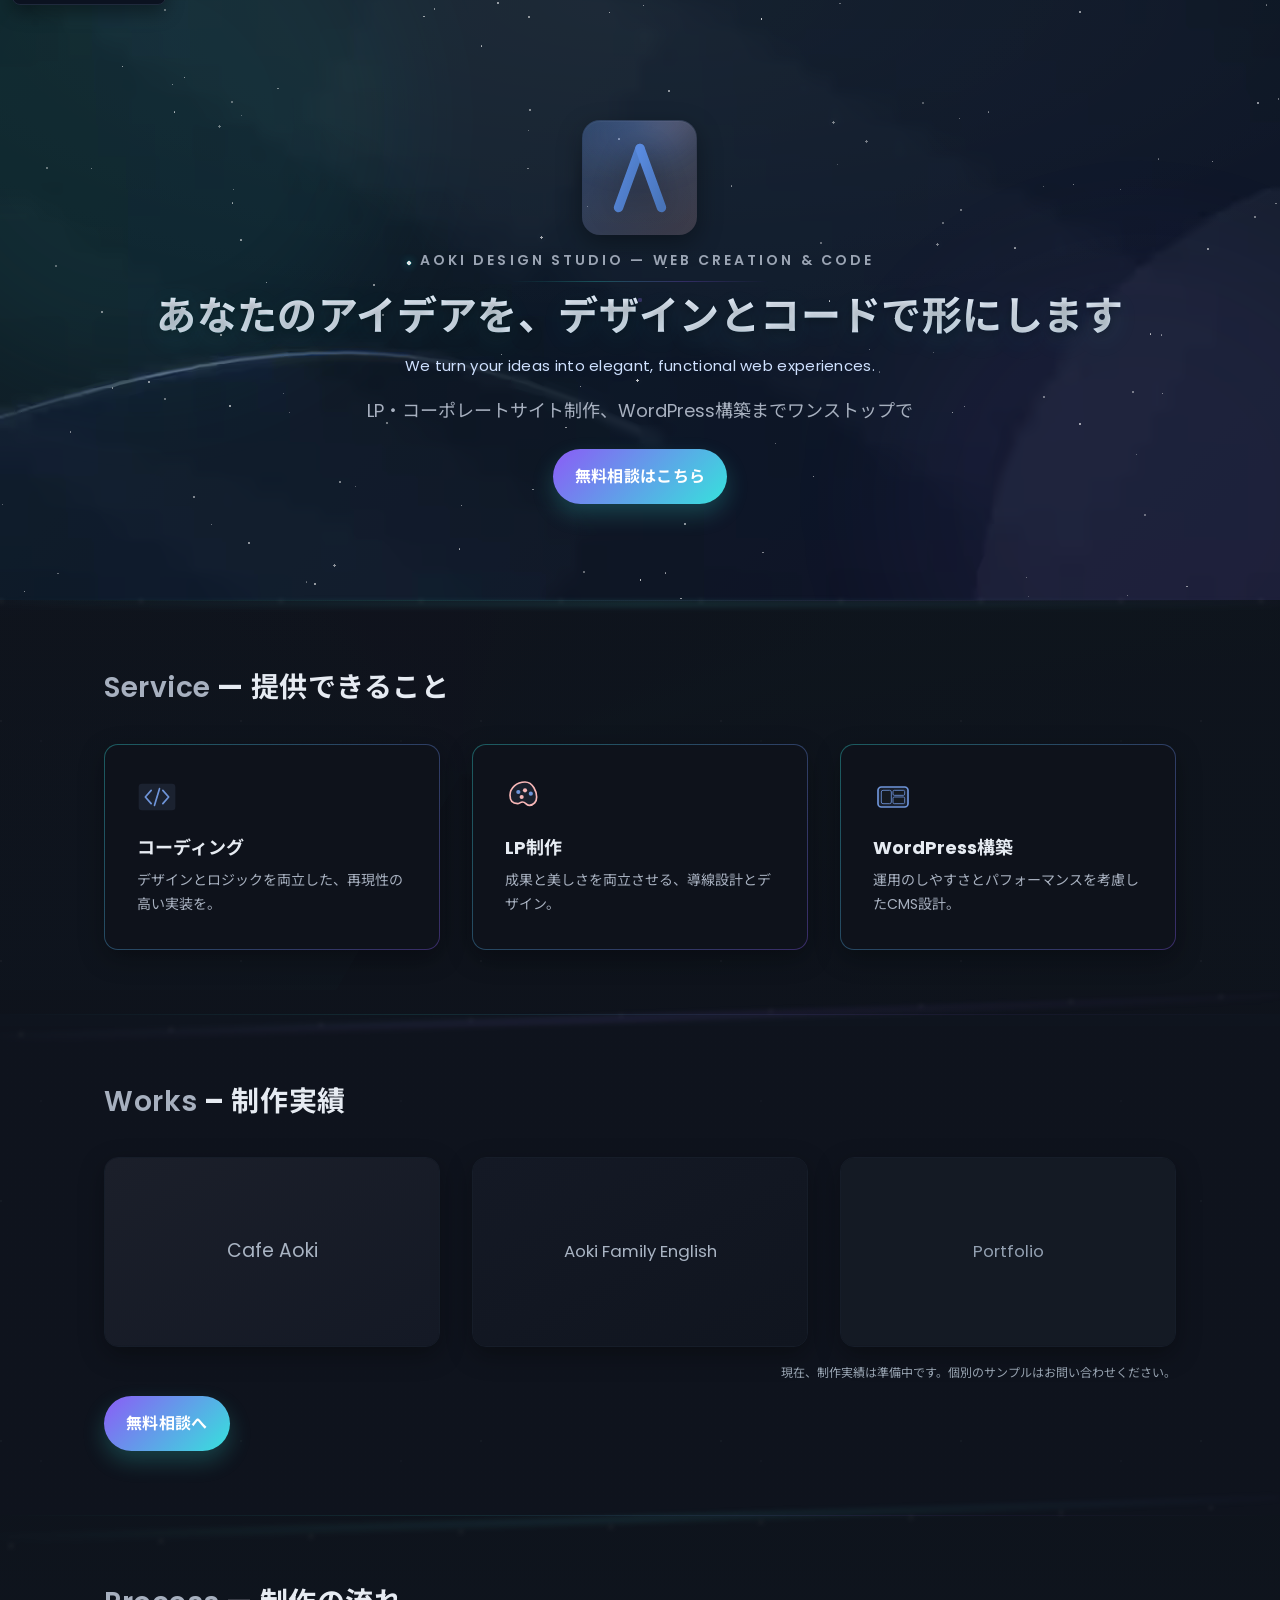
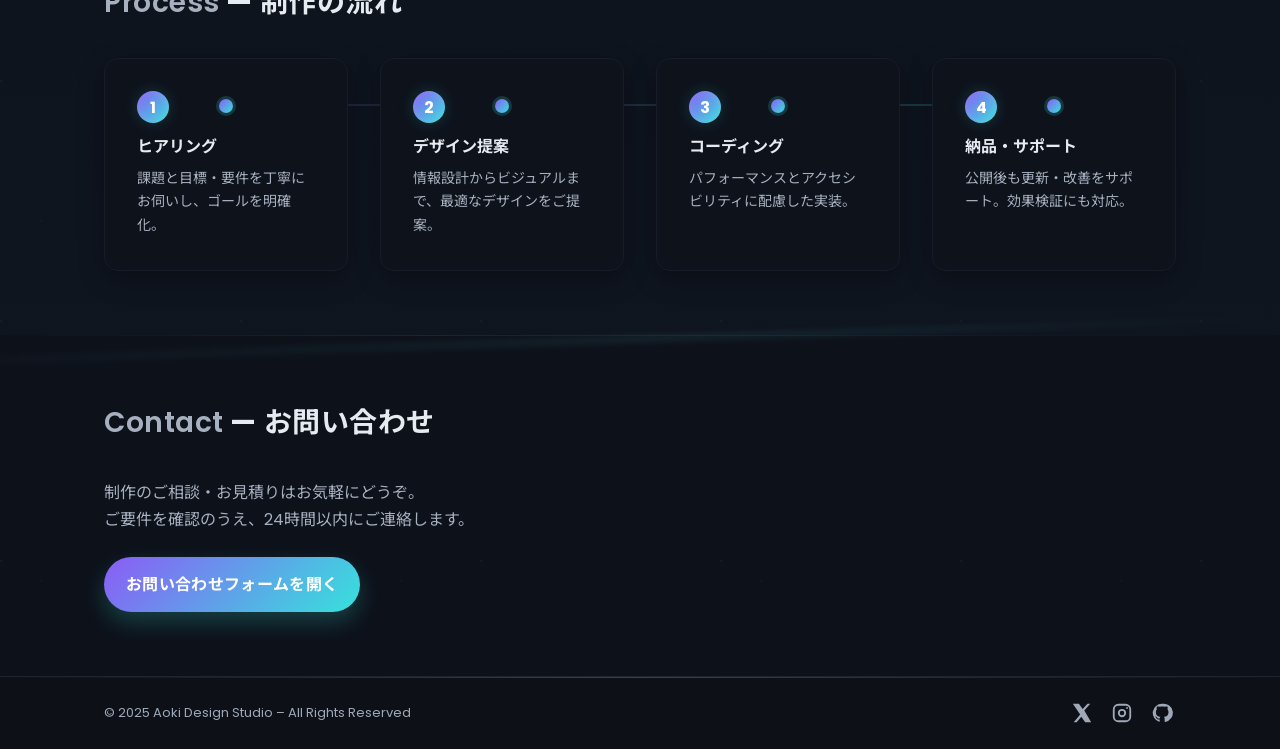
<file: index.html>
<!doctype html>
<html lang="ja">
<head>
  <meta charset="utf-8" />
  <meta name="viewport" content="width=device-width, initial-scale=1" />
  <title>Aoki Design Studio – Web Creation & Code</title>
  <meta name="description" content="LP・コーポレートサイト制作、WordPress構築までワンストップで。Aoki Design Studioは、デザインとコードであなたのアイデアを形にします。">
  <meta name="theme-color" content="#0F1115" />
  <link rel="preconnect" href="https://fonts.gstatic.com" crossorigin>
  <link href="https://fonts.googleapis.com/css2?family=Noto+Sans+JP:wght@400;500;700&family=Poppins:wght@400;600;700&display=swap" rel="stylesheet">
  <link rel="stylesheet" href="assets/css/style.css" />
  <script defer src="assets/js/main.js"></script>
</head>
<body>
  <a href="#service" class="skip-link">メインへスキップ</a>

  <!-- ===== Hero Section ===== -->
  <section class="hero" id="top" aria-label="Hero">
    <div class="hero__bg" aria-hidden="true"></div>
    <div class="container hero__container">
      <div class="hero__branding reveal">
        <div class="hero__logo">
          <img src="assets/img/logo.svg" alt="Aoki Design Studio" width="56" height="56" decoding="async" />
        </div>
        <p class="hero__studio">Aoki Design Studio – <span class="hero__tagline-en">Web Creation & Code</span></p>
      </div>

      <div class="hero__content reveal" style="animation-delay: .1s;">
        <h1 class="hero__title">あなたのアイデアを、デザインとコードで形にします</h1>
        <p class="hero__subtitle">LP・コーポレートサイト制作、WordPress構築までワンストップで</p>
        <div class="hero__cta">
          <button class="btn btn--primary js-open-modal" aria-haspopup="dialog" aria-controls="contact-modal">無料相談はこちら</button>
        </div>
      </div>
    </div>
  </section>

  <!-- ===== Service Section ===== -->
  <section class="services section reveal js-observe" id="service" aria-label="Service – 提供できること">
    <div class="container">
      <h2 class="section__title"><span class="section__title-en">Service</span> – 提供できること</h2>
      <div class="services__grid">
        <article class="service-card">
          <div class="service-card__icon" aria-hidden="true">
            <!-- Code icon -->
            <svg width="40" height="40" viewBox="0 0 48 48">
              <rect x="2" y="8" width="44" height="32" rx="4" fill="#1B2230" />
              <path d="M17 16l-7 8 7 8" stroke="#6F95DA" stroke-width="2" fill="none" stroke-linecap="round" stroke-linejoin="round"/>
              <path d="M31 16l7 8-7 8" stroke="#6F95DA" stroke-width="2" fill="none" stroke-linecap="round" stroke-linejoin="round"/>
              <path d="M27 14l-6 20" stroke="#6F95DA" stroke-width="2" stroke-linecap="round"/>
            </svg>
          </div>
          <h3 class="service-card__title">コーディング</h3>
          <p class="service-card__desc">HTML/CSS/JavaScriptで、アクセシブルかつ保守性の高い実装。</p>
        </article>

        <article class="service-card">
          <div class="service-card__icon" aria-hidden="true">
            <!-- Palette icon -->
            <svg width="40" height="40" viewBox="0 0 48 48">
              <path d="M24 6c-9.94 0-18 7.16-18 16s6.13 10 9 10c2.87 0 3-2 6-2 4 0 4 4 8 4 5.52 0 9-4.48 9-10S33.94 6 24 6z" fill="#1A202D" stroke="#F8B7B7" stroke-width="2"/>
              <circle cx="16" cy="18" r="2.5" fill="#6F95DA"/>
              <circle cx="24" cy="16" r="2.5" fill="#F8B7B7"/>
              <circle cx="31" cy="20" r="2.5" fill="#6F95DA"/>
              <circle cx="20" cy="24" r="2.5" fill="#F8B7B7"/>
            </svg>
          </div>
          <h3 class="service-card__title">LP制作</h3>
          <p class="service-card__desc">デザイン〜公開までワンストップ。成果に繋がる導線設計。</p>
        </article>

        <article class="service-card">
          <div class="service-card__icon" aria-hidden="true">
            <!-- CMS icon -->
            <svg width="40" height="40" viewBox="0 0 48 48">
              <rect x="6" y="12" width="36" height="24" rx="4" fill="#1A202D" stroke="#6F95DA" stroke-width="2"/>
              <rect x="10" y="16" width="12" height="16" rx="2" fill="#151A21" stroke="#6F95DA"/>
              <rect x="24" y="16" width="14" height="6" rx="1.5" fill="#151A21" stroke="#6F95DA"/>
              <rect x="24" y="24" width="14" height="8" rx="1.5" fill="#151A21" stroke="#6F95DA"/>
            </svg>
          </div>
          <h3 class="service-card__title">WordPressサイト構築</h3>
          <p class="service-card__desc">テーマカスタマイズ対応。更新しやすい管理画面設計。</p>
        </article>
      </div>
    </div>
  </section>

  <!-- ===== Works Section ===== -->
  <section class="works section reveal js-observe" id="works" aria-label="Works – 制作実績">
    <div class="container">
      <h2 class="section__title"><span class="section__title-en">Works</span> – 制作実績</h2>

      <div class="works__grid" role="list">
        <article class="work-card" role="listitem" tabindex="0" aria-label="Cafe Aoki">
          <div class="work-card__thumb" aria-hidden="true">
            <svg viewBox="0 0 640 360" preserveAspectRatio="xMidYMid slice">
              <defs>
                <linearGradient id="w1" x1="0" y1="0" x2="1" y2="1">
                  <stop offset="0%" stop-color="#1b1f2a"/>
                  <stop offset="100%" stop-color="#141925"/>
                </linearGradient>
              </defs>
              <rect width="640" height="360" fill="url(#w1)"/>
              <text x="50%" y="50%" text-anchor="middle" dominant-baseline="middle" fill="#a9b4c3" font-size="36" font-family="Poppins, 'Noto Sans JP', sans-serif">
                Cafe Aoki
              </text>
            </svg>
          </div>
          <div class="work-card__body">
            <h3 class="work-card__title">Cafe Aoki</h3>
            <p class="work-card__meta">LP / UIデザイン / コーディング</p>
          </div>
        </article>

        <article class="work-card" role="listitem" tabindex="0" aria-label="Aoki Family English">
          <div class="work-card__thumb" aria-hidden="true">
            <svg viewBox="0 0 640 360" preserveAspectRatio="xMidYMid slice">
              <defs>
                <linearGradient id="w2" x1="0" y1="0" x2="1" y2="1">
                  <stop offset="0%" stop-color="#141925"/>
                  <stop offset="100%" stop-color="#10151f"/>
                </linearGradient>
              </defs>
              <rect width="640" height="360" fill="url(#w2)"/>
              <text x="50%" y="50%" text-anchor="middle" dominant-baseline="middle" fill="#a9b4c3" font-size="32" font-family="Poppins, 'Noto Sans JP', sans-serif">
                Aoki Family English
              </text>
            </svg>
          </div>
          <div class="work-card__body">
            <h3 class="work-card__title">Aoki Family English</h3>
            <p class="work-card__meta">コーポレートサイト / WordPress</p>
          </div>
        </article>

        <article class="work-card" role="listitem" tabindex="0" aria-label="Portfolio Site">
          <div class="work-card__thumb" aria-hidden="true">
            <svg viewBox="0 0 640 360" preserveAspectRatio="xMidYMid slice">
              <rect width="640" height="360" fill="#141a24"/>
              <text x="50%" y="50%" text-anchor="middle" dominant-baseline="middle" fill="#93a0b1" font-size="32" font-family="Poppins, 'Noto Sans JP', sans-serif">
                Portfolio
              </text>
            </svg>
          </div>
          <div class="work-card__body">
            <h3 class="work-card__title">Portfolio Template</h3>
            <p class="work-card__meta">テンプレート / フロントエンド</p>
          </div>
        </article>
      </div>

      <p class="works__hint">スワイプして他の実績をチェック</p>
    </div>
  </section>

  <!-- ===== Process Section ===== -->
  <section class="process section reveal js-observe" id="process" aria-label="Process – 制作の流れ">
    <div class="container">
      <h2 class="section__title"><span class="section__title-en">Process</span> – 制作の流れ</h2>
      <ol class="process__grid">
        <li class="process-step">
          <div class="process-step__num" aria-hidden="true">1</div>
          <h3 class="process-step__title">ヒアリング</h3>
          <p class="process-step__desc">課題・目的・要件を丁寧にお伺いし、ゴールを明確化。</p>
        </li>
        <li class="process-step">
          <div class="process-step__num" aria-hidden="true">2</div>
          <h3 class="process-step__title">デザイン提案</h3>
          <p class="process-step__desc">情報設計からビジュアルまで、最適なデザインをご提案。</p>
        </li>
        <li class="process-step">
          <div class="process-step__num" aria-hidden="true">3</div>
          <h3 class="process-step__title">コーディング</h3>
          <p class="process-step__desc">パフォーマンスとアクセシビリティに配慮した実装。</p>
        </li>
        <li class="process-step">
          <div class="process-step__num" aria-hidden="true">4</div>
          <h3 class="process-step__title">納品・サポート</h3>
          <p class="process-step__desc">公開後も更新・改善をサポート。効果検証にも対応。</p>
        </li>
      </ol>
    </div>
  </section>

  <!-- ===== Contact Section ===== -->
  <section class="contact section reveal js-observe" id="contact" aria-label="Contact – お問い合わせ">
    <div class="container">
      <h2 class="section__title"><span class="section__title-en">Contact</span> – お問い合わせ</h2>
      <p class="contact__lead">制作のご相談・お見積りはお気軽にどうぞ。<br>内容を確認のうえ、24時間以内にご連絡いたします。</p>
      <div class="contact__actions">
        <button class="btn btn--primary js-open-modal" aria-haspopup="dialog" aria-controls="contact-modal">お問い合わせフォームを開く</button>
      </div>
    </div>
  </section>

  <!-- ===== Footer ===== -->
  <footer class="footer" aria-label="Footer">
    <div class="container footer__container">
      <p class="footer__copy">© 2025 Aoki Design Studio – All Rights Reserved</p>
      <nav class="footer__sns" aria-label="SNS">
        <a class="footer__sns-link" href="#" aria-label="X (旧Twitter)">
          <svg width="22" height="22" viewBox="0 0 24 24" fill="none" aria-hidden="true">
            <path fill="#9EA8B8" d="M18 2h3l-6.5 7.4L22 22h-6.5l-4.3-6-5 6H3l7-8.4L2 2h6.6l4.1 5.7L18 2z"/>
          </svg>
        </a>
        <a class="footer__sns-link" href="#" aria-label="Instagram">
          <svg width="22" height="22" viewBox="0 0 24 24" fill="none" aria-hidden="true">
            <rect x="3" y="3" width="18" height="18" rx="5" stroke="#9EA8B8" stroke-width="2"/>
            <circle cx="12" cy="12" r="3.5" stroke="#9EA8B8" stroke-width="2"/>
            <circle cx="17.5" cy="6.5" r="1" fill="#9EA8B8"/>
          </svg>
        </a>
        <a class="footer__sns-link" href="#" aria-label="GitHub">
          <svg width="22" height="22" viewBox="0 0 24 24" fill="none" aria-hidden="true">
            <path fill="#9EA8B8" d="M12 2a10 10 0 0 0-3.2 19.5c.5.1.7-.2.7-.5v-2c-3 .7-3.6-1.2-3.6-1.2-.5-1.1-1.1-1.4-1.1-1.4-.9-.6.1-.6.1-.6 1 .1 1.6 1 1.6 1 .9 1.6 2.5 1.1 3.1.8.1-.7.4-1.1.7-1.4-2.4-.3-5-1.2-5-5.4 0-1.2.4-2.1 1.1-2.9-.1-.3-.5-1.4.1-2.9 0 0 .9-.3 3 .1.9-.2 1.8-.3 2.7-.3s1.8.1 2.7.3c2.1-.4 3-.1 3-.1.6 1.5.2 2.6.1 2.9.7.8 1.1 1.7 1.1 2.9 0 4.2-2.6 5.1-5 5.4.4.3.8 1 .8 2v3c0 .3.2.6.7.5A10 10 0 0 0 12 2z"/>
          </svg>
        </a>
      </nav>
    </div>
  </footer>


  <!-- ===== Modal (Contact Form) ===== -->
  <div class="modal" id="contact-modal" role="dialog" aria-modal="true" aria-labelledby="contact-modal-title" aria-hidden="true">
    <div class="modal__overlay js-close-modal" data-close="overlay"></div>
    <div class="modal__content" role="document">
      <button class="modal__close js-close-modal" aria-label="閉じる">×</button>

      <h3 class="modal__title" id="contact-modal-title">Contact – お問い合わせ</h3>

      <!-- Step 1: Input -->
      <form class="contact-form js-contact-form" method="POST" novalidate>
        <div class="form-field">
          <label class="form-field__label" for="name">お名前</label>
          <input class="form-field__input" type="text" id="name" name="name" placeholder="山田 太郎" required>
          <p class="form-field__error" aria-live="polite"></p>
        </div>

        <div class="form-field">
          <label class="form-field__label" for="email">メールアドレス</label>
          <input class="form-field__input" type="email" id="email" name="email" placeholder="example@example.com" required>
          <p class="form-field__error" aria-live="polite"></p>
        </div>

        <div class="form-field">
          <label class="form-field__label" for="message">メッセージ</label>
          <textarea class="form-field__textarea" id="message" name="message" rows="6" placeholder="ご相談内容やご希望のスケジュールなどをご記入ください" required></textarea>
          <p class="form-field__error" aria-live="polite"></p>
        </div>

        <div class="form-actions">
          <button type="button" class="btn js-close-modal btn--ghost">閉じる</button>
          <button type="submit" class="btn btn--primary">確認へ</button>
        </div>
      </form>

      <!-- Step 2: Confirm -->
      <div class="contact-confirm js-contact-confirm" hidden>
        <p class="contact-confirm__text">内容をご確認ください。問題なければ「送信する」を押してください。</p>
        <dl class="confirm-list">
          <div class="confirm-list__row">
            <dt>お名前</dt><dd class="js-confirm-name">-</dd>
          </div>
          <div class="confirm-list__row">
            <dt>メールアドレス</dt><dd class="js-confirm-email">-</dd>
          </div>
          <div class="confirm-list__row">
            <dt>メッセージ</dt><dd class="js-confirm-message">-</dd>
          </div>
        </dl>
        <div class="form-actions">
          <button class="btn btn--ghost js-back-to-form">戻る</button>
          <button class="btn btn--primary js-send">送信する</button>
        </div>
        <p class="form-note">送信後：「送信ありがとうございます。24時間以内にご連絡いたします。」と表示します。</p>
      </div>

      <!-- Step 3: Result -->
      <div class="contact-result js-contact-result" hidden>
        <div class="contact-result__status js-result-status" aria-live="polite">送信ありがとうございます。24時間以内にご連絡いたします。</div>
        <div class="form-actions">
          <button class="btn btn--primary js-close-modal">閉じる</button>
        </div>
      </div>

    </div>
  </div>

</body>
</html>
</file>
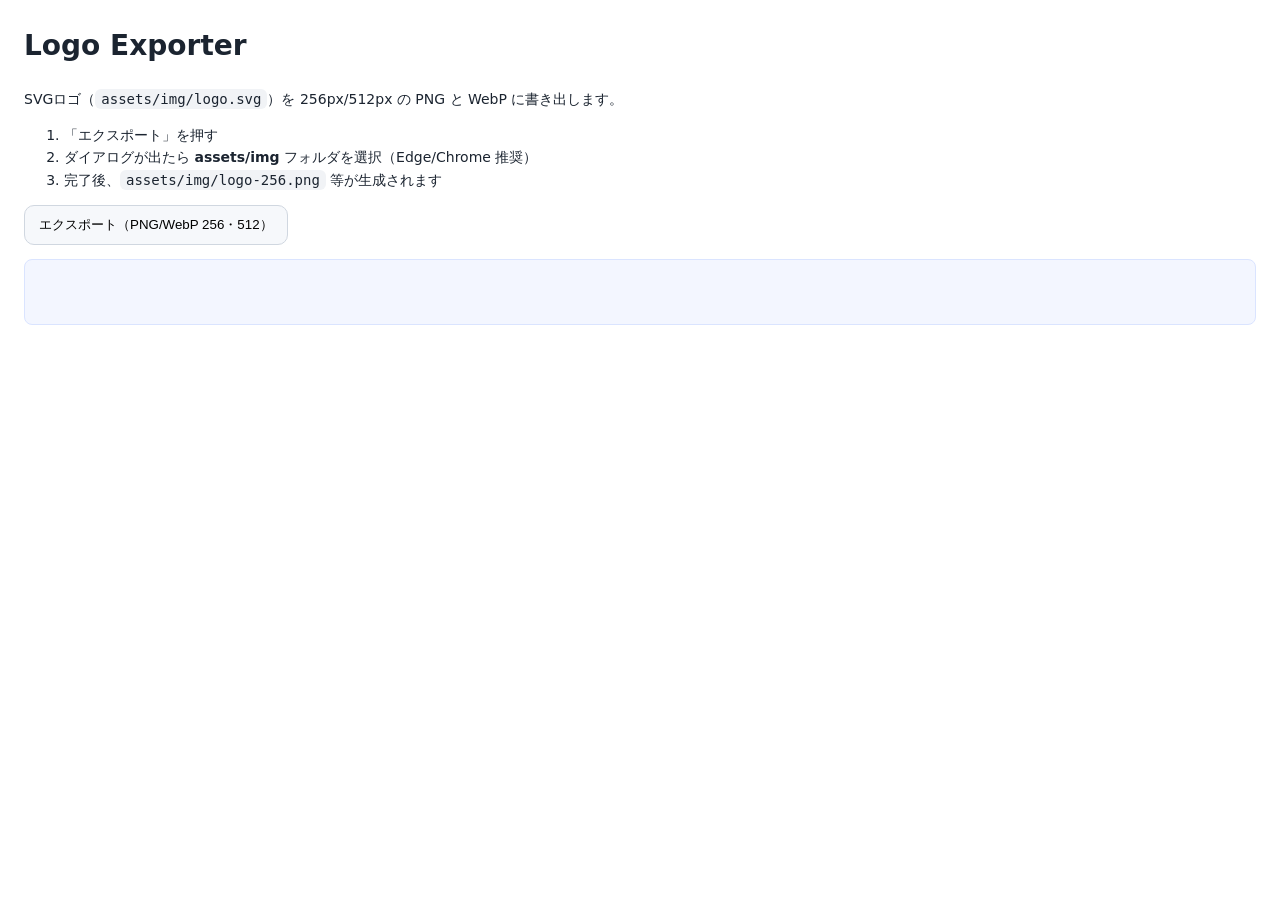
<file: tools/backup/export-logo.html>
<!doctype html>
<html lang="ja">
<head>
  <meta charset="utf-8" />
  <meta name="viewport" content="width=device-width, initial-scale=1" />
  <title>Logo Exporter — PNG/WebP</title>
  <style>
    body{font:14px/1.6 system-ui, -apple-system, Segoe UI, Roboto, 'Noto Sans JP', sans-serif; margin:24px; color:#1b2430}
    .row{display:flex; gap:12px; align-items:center; flex-wrap:wrap}
    button{padding:10px 14px; border-radius:10px; border:1px solid #d0d7e0; background:#f6f8fb; cursor:pointer}
    button:disabled{opacity:.5; cursor:not-allowed}
    .log{margin-top:14px; padding:10px; background:#f3f6ff; border:1px solid #dae4ff; border-radius:8px; min-height:44px; white-space:pre-wrap}
    code{background:#f1f3f6; padding:2px 6px; border-radius:6px}
  </style>
  <script>
    async function loadSVG() {
      const res = await fetch('../assets/img/logo.svg', { cache: 'no-cache' });
      if (!res.ok) throw new Error('logo.svg の取得に失敗しました');
      return await res.text();
    }

    function svgToDataUrl(svgText){
      const blob = new Blob([svgText], { type: 'image/svg+xml' });
      return URL.createObjectURL(blob);
    }

    function drawToCanvas(url, size){
      return new Promise((resolve, reject) => {
        const img = new Image();
        img.onload = () => {
          const c = document.createElement('canvas');
          c.width = size; c.height = size;
          const ctx = c.getContext('2d');
          ctx.clearRect(0,0,size,size);
          // Center-fit: keep square aspect
          ctx.drawImage(img, 0, 0, size, size);
          resolve(c);
        };
        img.onerror = () => reject(new Error('SVGの描画に失敗しました'));
        img.src = url;
      });
    }

    async function canvasToBlob(canvas, type, quality){
      return new Promise((resolve) => canvas.toBlob(resolve, type, quality));
    }

    async function saveWithFS(dirHandle, filename, blob){
      const fileHandle = await dirHandle.getFileHandle(filename, { create: true });
      const writable = await fileHandle.createWritable();
      await writable.write(blob); await writable.close();
    }

    function downloadFallback(filename, blob){
      const url = URL.createObjectURL(blob);
      const a = document.createElement('a');
      a.href = url; a.download = filename; document.body.appendChild(a); a.click();
      a.remove(); URL.revokeObjectURL(url);
    }

    async function exportAll(){
      const log = (msg) => document.querySelector('.log').textContent += msg + '\n';
      document.querySelector('#export').disabled = true;
      document.querySelector('.log').textContent = '';
      try{
        log('SVG読み込み中…');
        const svg = await loadSVG();
        const url = svgToDataUrl(svg);

        const sizes = [256, 512];
        const outputs = [];
        for (const s of sizes){
          log(`レンダリング: ${s}x${s}`);
          const canvas = await drawToCanvas(url, s);
          const png = await canvasToBlob(canvas, 'image/png');
          const webp = await canvasToBlob(canvas, 'image/webp', 0.92);
          outputs.push({ name:`logo-${s}.png`, blob: png });
          outputs.push({ name:`logo-${s}.webp`, blob: webp });
        }

        let dirHandle = null;
        if ('showDirectoryPicker' in window){
          log('保存先フォルダを選択してください（assets/img を推奨）…');
          try{ dirHandle = await window.showDirectoryPicker(); }catch(e){ log('フォルダ選択がキャンセルされました。ダウンロードに切替えます。'); }
        }

        for (const out of outputs){
          if (dirHandle){
            await saveWithFS(dirHandle, out.name, out.blob);
            log(`保存: ${out.name}`);
          } else {
            downloadFallback(out.name, out.blob);
            log(`ダウンロード: ${out.name}`);
          }
        }
        log('完了');
      }catch(err){
        document.querySelector('.log').textContent = 'エラー: ' + (err?.message || err);
      }finally{
        document.querySelector('#export').disabled = false;
      }
    }
    window.addEventListener('DOMContentLoaded', () => {
      document.querySelector('#export').addEventListener('click', exportAll);
    });
  </script>
  </head>
  <body>
    <h1>Logo Exporter</h1>
    <p>SVGロゴ（<code>assets/img/logo.svg</code>）を 256px/512px の PNG と WebP に書き出します。</p>
    <ol>
      <li>「エクスポート」を押す</li>
      <li>ダイアログが出たら <strong>assets/img</strong> フォルダを選択（Edge/Chrome 推奨）</li>
      <li>完了後、<code>assets/img/logo-256.png</code> 等が生成されます</li>
    </ol>
    <div class="row">
      <button id="export">エクスポート（PNG/WebP 256・512）</button>
    </div>
    <div class="log" aria-live="polite"></div>
  </body>
</html>
</file>
<file: assets/css/style.css>
/* =========================================================
   Aoki Design Studio – Landing Page Styles
   Fonts: Noto Sans JP / Poppins
   Palette:
     --primary: #4B77BE, --accent: #F8B7B7
     --bg: #FAFAFA, --text: #333, --muted: #555
   ========================================================= */

/* ===== CSS Variables ===== */
:root{
  --color-primary: #4B77BE;
  --color-primary-2: #5C8EE5;
  --color-accent: #F8B7B7;
  --color-text: #E6EBF2;
  --color-muted: #A7B0BF;
  --color-bg: #0F1115;
  --color-panel: #151A21;
  --color-border: #222833;
  --color-panel-2: #0F1826;
  --shadow-1: 0 8px 26px rgba(0,0,0,.32);
  --shadow-2: 0 16px 38px rgba(0,0,0,.45);
  --ring: 0 0 0 3px rgba(92,142,229,.32);
  --radius: 14px;
  --radius-sm: 10px;
  --container: 1120px;
  --space-1: 8px;
  --space-2: 12px;
  --space-3: 16px;
  --space-4: 24px;
  --space-5: 32px;
  --space-6: 48px;
  --space-7: 64px;
}

/* ===== Base ===== */
* { box-sizing: border-box; }
html, body { height: 100%; }
body{
  margin: 0;
  background: var(--color-bg);
  color: var(--color-text);
  font-family: "Poppins", "Noto Sans JP", system-ui, -apple-system, Segoe UI, Roboto, "Hiragino Kaku Gothic ProN", "Yu Gothic", "Noto Sans JP", "Helvetica Neue", Arial, sans-serif;
  line-height: 1.7;
  -webkit-font-smoothing: antialiased;
  text-rendering: optimizeLegibility;
}

img, svg { display: block; max-width: 100%; height: auto; }
a { color: inherit; text-decoration: none; }
button { font: inherit; }

/* ===== Skip link ===== */
.skip-link{
  position: absolute; left: 12px; top: -40px; z-index: 100;
  background: #0b1220; color: #fff; padding: 8px 12px; border-radius: 8px;
  border: 1px solid #1f2a3c; box-shadow: 0 8px 18px rgba(0,0,0,.35);
}
.skip-link:focus{ top: 12px; outline: none; box-shadow: 0 0 0 3px rgba(92,142,229,.4) }

/* ===== Layout ===== */
.container{
  max-width: var(--container);
  padding: 0 var(--space-4);
  margin: 0 auto;
}

.section{ padding: var(--space-7) 0; }

/* Subtle section separators */
.section{ position: relative; }
.section::before{
  content: ""; position: absolute; inset: 0 0 auto; height: 1px;
  background: linear-gradient(90deg, transparent, rgba(92,142,229,.18), transparent);
  opacity: .5;
}

.section__title{
  font-size: clamp(20px, 2.5vw, 28px);
  margin: 0 0 var(--space-5) 0;
  font-weight: 700;
  letter-spacing: .02em;
}
.section__title-en{
  font-family: Poppins, sans-serif;
  color: var(--color-muted);
  font-weight: 600;
}

/* ===== Buttons ===== */
.btn{
  display: inline-flex;
  align-items: center;
  justify-content: center;
  gap: 10px;
  padding: 14px 22px;
  border-radius: 999px;
  border: 0;
  background: #202631;
  color: #E7EEFF;
  font-weight: 700;
  letter-spacing: .02em;
  transition: transform .2s ease, box-shadow .2s ease, background .25s ease;
  cursor: pointer;
}
.btn--primary{
  color: #fff;
  background: linear-gradient(135deg, var(--color-primary-2), var(--color-primary));
  box-shadow: 0 10px 22px rgba(75,119,190,.26);
}
.btn--primary:hover{
  transform: translateY(-1px) scale(1.02);
  background: linear-gradient(135deg, #6b9bf0, var(--color-primary));
  box-shadow: 0 14px 26px rgba(75,119,190,.36);
}
.btn--ghost{
  background: #232A36;
  color: #D6E2FF;
}
.btn--ghost:hover{
  transform: translateY(-1px);
  background: #263040;
}

/* ===== Reveal Animations ===== */
.reveal{
  opacity: 0;
  transform: translateY(12px);
  transition: opacity .6s ease, transform .6s ease;
}
.is-visible{
  opacity: 1;
  transform: translateY(0);
}

/* ===== Hero ===== */
.hero{
  position: relative;
  padding: 120px 0 96px;
  overflow: hidden;
  background: linear-gradient(180deg, #0F1115, #131722);
}
.hero__bg{
  position: absolute;
  inset: 0;
  /* Glow + brand linear gradient (blue→pink) + responsive raster */
  background-image:
    radial-gradient(120% 90% at 50% 0%, rgba(255,255,255,.035), rgba(255,255,255,0) 60%),
    linear-gradient(135deg, rgba(92,142,229,.16), rgba(248,183,183,.12)),
    image-set(
      url("../img/hero-bg-1280x800.avif") type("image/avif") 1x,
      url("../img/hero-bg-1280x800.webp") type("image/webp") 1x,
      url("../img/hero-bg-1280x800.png") type("image/png") 1x
    );
  background-position: center, center, center;
  background-size: auto, auto, cover;
  background-repeat: no-repeat, no-repeat, no-repeat;
  background-blend-mode: screen, soft-light, normal;
}

/* Use smaller portrait image for narrow screens */
@media (max-width: 820px){
  .hero__bg{
    background-image:
      radial-gradient(120% 90% at 50% 0%, rgba(255,255,255,.035), rgba(255,255,255,0) 60%),
      linear-gradient(135deg, rgba(92,142,229,.16), rgba(248,183,183,.12)),
      image-set(
        url("../img/hero-bg-768x1024.avif") type("image/avif") 1x,
        url("../img/hero-bg-768x1024.webp") type("image/webp") 1x,
        url("../img/hero-bg-768x1024.png") type("image/png") 1x
      );
  }
}

/* Upscale sources on large displays */
@media (min-width: 1440px){
  .hero__bg{
    background-image:
      radial-gradient(120% 90% at 50% 0%, rgba(255,255,255,.035), rgba(255,255,255,0) 60%),
      linear-gradient(135deg, rgba(92,142,229,.16), rgba(248,183,183,.12)),
      image-set(
        url("../img/hero-bg-1920x1080.avif") type("image/avif") 1x,
        url("../img/hero-bg-1920x1080.webp") type("image/webp") 1x,
        url("../img/hero-bg-1920x1080.png") type("image/png") 1x
      );
  }
}

@media (min-width: 2000px){
  .hero__bg{
    background-image:
      radial-gradient(120% 90% at 50% 0%, rgba(255,255,255,.035), rgba(255,255,255,0) 60%),
      linear-gradient(135deg, rgba(92,142,229,.16), rgba(248,183,183,.12)),
      image-set(
        url("../img/hero-bg-2560x1440.avif") type("image/avif") 1x,
        url("../img/hero-bg-2560x1440.webp") type("image/webp") 1x,
        url("../img/hero-bg-2560x1440.png") type("image/png") 1x
      );
  }
}
.hero__bg::before,
.hero__bg::after{
  content: "";
  position: absolute;
  width: 520px; height: 520px;
  border-radius: 50%;
  filter: blur(60px);
  opacity: .35;
}
.hero__bg::before{
  background: rgba(92,142,229,.18);
  top: -140px; left: -120px;
}
.hero__bg::after{
  background: rgba(248,183,183,.14);
  bottom: -160px; right: -120px;
}

.hero__container{
  display: grid;
  place-items: center;
  text-align: center;
}

.hero__branding{
  display: grid;
  gap: 14px;
  justify-items: center;
  animation: fadeUp .7s ease .1s both;
}
.hero__logo{
  position: relative;
  display: grid;
  place-items: center;
  width: clamp(92px, 9vw, 132px);
  aspect-ratio: 1 / 1;
  border-radius: 18px;
  overflow: hidden;
  background:
    linear-gradient(180deg, rgba(255,255,255,.02), rgba(255,255,255,0)) padding-box,
    linear-gradient(135deg, rgba(92,142,229,.28), rgba(248,183,183,.18)) border-box;
  border: 1px solid transparent;
  box-shadow: 0 8px 24px rgba(0,0,0,.35), inset 0 1px 0 rgba(255,255,255,.04);
}
.hero__logo::before{
  content: "";
  position: absolute;
  inset: -25% -25% auto -25%;
  height: 70%;
  background: radial-gradient(60% 90% at 50% 50%, rgba(92,142,229,.25), rgba(92,142,229,0) 70%),
              radial-gradient(40% 70% at 70% 30%, rgba(248,183,183,.18), rgba(248,183,183,0) 70%);
  filter: blur(12px);
  pointer-events: none;
}
.hero__logo img{
  width: 76%;
  height: auto;
  border-radius: 14px; /* ロゴの角をやわらかく */
  opacity: .96;
  filter: drop-shadow(0 4px 16px rgba(0,0,0,.35));
  transition: transform .25s ease, opacity .25s ease;
}
.hero__logo:hover img{ opacity: 1; transform: translateY(-1px) scale(1.01); }
.hero__studio{
  margin: 0;
  color: var(--color-muted);
  font-weight: 600;
  font-size: 14px;
  letter-spacing: .08em;
  text-transform: uppercase;
}
.hero__tagline-en{
  font-family: Poppins, sans-serif;
}

.hero__content{
  margin-top: 10px;
  display: grid;
  gap: 18px;
  animation: fadeUp .8s ease .2s both;
}
.hero__title{
  margin: 0;
  font-size: clamp(24px, 4vw, 40px);
  line-height: 1.3;
  font-weight: 700;
}
.hero__subtitle{
  margin: 0;
  color: var(--color-muted);
  font-size: clamp(14px, 2.2vw, 18px);
}
.hero__cta{
  margin-top: 4px;
  display: flex;
  justify-content: center;
}

@keyframes fadeUp{
  from{ opacity: 0; transform: translateY(16px) }
  to{ opacity: 1; transform: translateY(0) }
}

/* ===== Services ===== */
.services__grid{
  display: grid;
  grid-template-columns: repeat(3,1fr);
  gap: var(--space-5);
}
.service-card{
  background: var(--color-panel);
  border: 1px solid var(--color-border);
  border-radius: var(--radius);
  padding: var(--space-5);
  box-shadow: var(--shadow-1);
  transition: transform .2s ease, box-shadow .2s ease;
}
.service-card:hover{
  transform: translateY(-4px);
  box-shadow: var(--shadow-2);
}

.service-card__icon{
  width: 40px; height: 40px;
  margin-bottom: var(--space-3);
}
.service-card__title{
  margin: 0 0 6px 0;
  font-size: 18px;
  font-weight: 700;
}
.service-card__desc{
  margin: 0;
  color: var(--color-muted);
  font-size: 14px;
}

/* ===== Works ===== */
.works__grid{
  display: grid;
  grid-template-columns: repeat(3, 1fr);
  gap: var(--space-5);
}
.work-card{
  background: var(--color-panel);
  border: 1px solid var(--color-border);
  border-radius: var(--radius);
  overflow: hidden;
  box-shadow: var(--shadow-1);
  transition: transform .2s ease, box-shadow .2s ease;
  outline: none;
}
.work-card:focus-visible{ box-shadow: var(--ring), var(--shadow-2); }
.work-card:hover{
  transform: translateY(-4px);
  box-shadow: var(--shadow-2);
}
.work-card__thumb{
  aspect-ratio: 16/9;
  overflow: hidden;
}
.work-card__thumb svg{
  width: 100%; height: 100%;
  transition: transform .35s ease, opacity .35s ease;
}
.work-card:hover .work-card__thumb svg{
  transform: scale(1.04);
  opacity: .96;
}
.work-card__body{
  padding: 14px 16px 18px;
}
.work-card__title{
  margin: 0 0 6px;
  font-size: 16px;
  font-weight: 700;
}
.work-card__meta{
  margin: 0;
  color: var(--color-muted);
  font-size: 13px;
}
.works__hint{
  margin-top: var(--space-3);
  color: #9BA7B5;
  font-size: 12px;
  text-align: right;
}

/* ===== Process ===== */
.process{ background: linear-gradient(180deg, #121620, #0F1115); }
.process__grid{
  list-style: none;
  margin: 0; padding: 0;
  display: grid;
  grid-template-columns: repeat(4, 1fr);
  gap: var(--space-5);
  counter-reset: step;
}
.process-step{
  background: var(--color-panel);
  border: 1px solid var(--color-border);
  border-radius: var(--radius);
  box-shadow: var(--shadow-1);
  padding: var(--space-5);
}
.process-step__num{
  width: 32px; height: 32px;
  display: grid; place-items: center;
  border-radius: 50%;
  background: linear-gradient(135deg, var(--color-primary-2), var(--color-primary));
  color: #fff;
  font-weight: 700;
  margin-bottom: 10px;
}
.process-step__title{
  margin: 0 0 6px; font-size: 16px; font-weight: 700;
}
.process-step__desc{
  margin: 0; color: var(--color-muted); font-size: 14px;
}

/* ===== Contact ===== */
.contact__lead{
  color: var(--color-muted);
  margin: 0 0 var(--space-4);
}
.contact__actions{
  display: flex;
  gap: 12px;
}

/* ===== Footer ===== */
.footer{
  background: #0F1115;
  color: #9EA8B8;
  padding: 22px 0;
  border-top: 1px solid #1F2530;
}
.footer__container{
  display: flex;
  align-items: center;
  justify-content: space-between;
  gap: 16px;
}
.footer__copy{
  margin: 0;
  font-size: 13px;
}
.footer__sns{
  display: inline-flex;
  align-items: center;
  gap: 12px;
}
.footer__sns-link{
  width: 28px; height: 28px;
  display: inline-grid; place-items: center;
  border-radius: 50%;
  transition: background .2s ease, transform .2s ease;
}
.footer__sns-link:hover{
  background: #eee;
  transform: translateY(-1px);
}

/* ===== Modal ===== */
.modal{
  position: fixed;
  inset: 0;
  display: none;
  z-index: 50;
}
.modal[aria-hidden="false"]{
  display: grid;
  place-items: center;
  padding: 24px; /* keep gap from viewport edges */
}
.modal__overlay{
  position: absolute; inset: 0;
  background: rgba(0,0,0,.6);
  backdrop-filter: blur(2px);
}
.modal__content{
  position: relative;
  width: min(640px, calc(100% - 32px));
  margin: 0 auto;
  background: var(--color-panel);
  color: var(--color-text);
  border: 1px solid var(--color-border);
  border-radius: var(--radius);
  box-shadow: var(--shadow-2);
  padding: 18px 18px 22px;
  max-height: calc(100vh - 48px);
  overflow: auto;
  -webkit-overflow-scrolling: touch;
  animation: modalIn .22s ease;
}
@keyframes modalIn{
  from{ transform: translateY(8px); opacity: .6 }
  to{ transform: translateY(0); opacity: 1 }
}
.modal__title{
  margin: 2px 0 14px;
  font-size: 20px;
  font-weight: 700;
}
.modal__close{
  position: absolute;
  right: 10px; top: 8px;
  width: 36px; height: 36px;
  border: 0; border-radius: 8px;
  background: #273042;
  color: var(--color-text); font-size: 20px; line-height: 1;
  cursor: pointer;
}
.modal__close:hover{ background: #2B364A }

/* ===== Form ===== */
.contact-form,
.contact-confirm,
.contact-result{
  display: block;
}

.form-field{
  margin-bottom: 14px;
}
.form-field__label{
  display: block;
  font-weight: 700;
  margin-bottom: 6px;
  font-size: 14px;
}
.form-field__input,
.form-field__textarea{
  width: 100%;
  border: 1px solid #273042;
  background: #10151C;
  color: var(--color-text);
  border-radius: 10px;
  padding: 12px 14px;
  font-size: 14px;
  transition: border-color .2s ease, box-shadow .2s ease, background .2s ease;
}
.form-field__input:focus,
.form-field__textarea:focus{
  outline: none;
  border-color: var(--color-primary-2);
  box-shadow: var(--ring);
}
.form-field__error{
  margin: 6px 2px 0;
  font-size: 12px;
  color: #b00020;
  min-height: 16px;
}

.form-actions{
  display: flex;
  justify-content: flex-end;
  gap: 10px;
  margin-top: 18px;
}

.confirm-list{
  margin: 0 0 10px; padding: 0;
  display: grid;
  gap: 8px;
}
.confirm-list__row{
  display: grid;
  grid-template-columns: 120px 1fr;
  gap: 10px;
  padding: 10px 12px;
  border: 1px dashed #2B3648;
  border-radius: 10px;
  background: #0F141B;
}
.confirm-list dt{
  color: var(--color-muted);
  font-weight: 600;
  font-size: 13px;
}
.confirm-list dd{
  margin: 0;
  font-size: 14px;
  white-space: pre-wrap;
}
.form-note{
  color: var(--color-muted);
  font-size: 12px;
  margin: 6px 2px 0;
}

.contact-result__status{
  background: #112218;
  color: #8DD7A8;
  border: 1px solid #1E4D33;
  border-radius: 10px;
  padding: 12px 14px;
  margin-bottom: 16px;
}

/* ===== Responsive ===== */
@media (max-width: 1024px){
  .services__grid,
  .works__grid{ grid-template-columns: repeat(2, 1fr); }
  .process__grid{ grid-template-columns: repeat(2, 1fr); }
}

@media (max-width: 768px){
  .hero{ padding: 96px 0 72px; }
  .services__grid{ grid-template-columns: 1fr; }
  .works__grid{
    display: grid;
    grid-auto-flow: column;
    grid-auto-columns: 82%;
    overflow-x: auto;
    scroll-snap-type: x mandatory;
    -webkit-overflow-scrolling: touch;
    padding-bottom: 8px;
  }
  .work-card{ scroll-snap-align: start; }
  .works__grid::-webkit-scrollbar{ display: none; }
  .works__grid{ scrollbar-width: none; }
  .process__grid{ grid-template-columns: 1fr; }
  .footer__container{ flex-direction: column; align-items: flex-start; }
  /* Tighter modal on small screens */
  .modal[aria-hidden="false"]{ padding: 16px; }
  .modal__content{
    width: calc(100% - 16px);
    max-height: calc(100vh - 32px);
    padding: 16px;
  }
}

@media (max-width: 420px){
  .works__grid{ grid-auto-columns: 88%; }
}

/* =========================================================
   Theme upgrade — palette, motion, and details
   (Appended overrides to minimize diffs)
   ========================================================= */

/* Variables override (cascade) */
:root{
  --color-primary: #36E2DC;
  --color-primary-2: #23C8C2;
  --color-accent: #8B5CF6;
  --color-accent-2: #A78BFA;
  --color-bg: #0D1117;
  --color-panel: #0E121B;
  --color-panel-2: #101622;
  --color-border: #161D29;
  --ring: 0 0 0 3px rgba(54,226,220,.32);
}

/* Buttons: gradient flow on hover */
.btn--primary{
  position: relative;
  overflow: hidden;
  background: linear-gradient(135deg, var(--color-accent), var(--color-primary));
  box-shadow: 0 10px 22px rgba(54,226,220,.22);
}
.btn--primary:hover{ box-shadow: 0 14px 26px rgba(54,226,220,.32); }
.btn--primary::after{
  content: ""; position: absolute; inset: 0; pointer-events: none;
  background: linear-gradient(120deg, transparent 25%, rgba(255,255,255,.18) 50%, transparent 75%);
  transform: translateX(-120%) skewX(-18deg);
  transition: transform .6s ease;
}
.btn--primary:hover::after{ transform: translateX(120%) skewX(-18deg); }

/* Hero: background lines + particles + refined tones */
.hero{ background: linear-gradient(180deg, #0D1117, #101622); }
.hero__bg{
  --lines-x: 0px; --particles-y: 0px;
  background-image:
    radial-gradient(120% 90% at 50% 0%, rgba(255,255,255,.035), rgba(255,255,255,0) 60%),
    linear-gradient(135deg, rgba(54,226,220,.16), rgba(139,92,246,.12)),
    repeating-linear-gradient(110deg, rgba(54,226,220,.08) 0 1px, transparent 1px 6px),
    radial-gradient(circle at 20px 20px, rgba(139,92,246,.13) 1.2px, transparent 1.2px),
    inherit;
  background-position: center, center, var(--lines-x) 0, 0 var(--particles-y), center;
  background-size: auto, auto, 320px 320px, 40px 40px, cover;
  background-repeat: no-repeat, no-repeat, repeat, repeat, no-repeat;
  background-blend-mode: screen, soft-light, screen, lighten, normal;
  animation: heroFlow 26s linear infinite;
}
.hero__bg::before{ background: rgba(54,226,220,.18); }
.hero__bg::after{ background: rgba(139,92,246,.14); }
@keyframes heroFlow{ from{ --lines-x: 0px; --particles-y: 0px; } to{ --lines-x: 320px; --particles-y: 40px; } }

/* Responsive hero sources (override with added FX layers) */
@media (max-width: 820px){
  .hero__bg{
    background-image:
      radial-gradient(120% 90% at 50% 0%, rgba(255,255,255,.035), rgba(255,255,255,0) 60%),
      linear-gradient(135deg, rgba(54,226,220,.16), rgba(139,92,246,.12)),
      repeating-linear-gradient(110deg, rgba(54,226,220,.08) 0 1px, transparent 1px 6px),
      radial-gradient(circle at 20px 20px, rgba(139,92,246,.13) 1.2px, transparent 1.2px),
      image-set(
        url("../img/hero-bg-768x1024.avif") type("image/avif") 1x,
        url("../img/hero-bg-768x1024.webp") type("image/webp") 1x,
        url("../img/hero-bg-768x1024.png") type("image/png") 1x
      );
  }
}
@media (min-width: 1440px){
  .hero__bg{
    background-image:
      radial-gradient(120% 90% at 50% 0%, rgba(255,255,255,.035), rgba(255,255,255,0) 60%),
      linear-gradient(135deg, rgba(54,226,220,.16), rgba(139,92,246,.12)),
      repeating-linear-gradient(110deg, rgba(54,226,220,.08) 0 1px, transparent 1px 6px),
      radial-gradient(circle at 20px 20px, rgba(139,92,246,.13) 1.2px, transparent 1.2px),
      image-set(
        url("../img/hero-bg-1920x1080.avif") type("image/avif") 1x,
        url("../img/hero-bg-1920x1080.webp") type("image/webp") 1x,
        url("../img/hero-bg-1920x1080.png") type("image/png") 1x
      );
  }
}
@media (min-width: 2000px){
  .hero__bg{
    background-image:
      radial-gradient(120% 90% at 50% 0%, rgba(255,255,255,.035), rgba(255,255,255,0) 60%),
      linear-gradient(135deg, rgba(54,226,220,.16), rgba(139,92,246,.12)),
      repeating-linear-gradient(110deg, rgba(54,226,220,.08) 0 1px, transparent 1px 6px),
      radial-gradient(circle at 20px 20px, rgba(139,92,246,.13) 1.2px, transparent 1.2px),
      image-set(
        url("../img/hero-bg-2560x1440.avif") type("image/avif") 1x,
        url("../img/hero-bg-2560x1440.webp") type("image/webp") 1x,
        url("../img/hero-bg-2560x1440.png") type("image/png") 1x
      );
  }
}

/* Hero: intro scale on logo + catch copy */
.hero__logo{ animation: logoIntro 1.2s cubic-bezier(.2,.7,.2,1) .05s both; }
@keyframes logoIntro{ from{ transform: scale(.96); opacity: .85 } to{ transform: scale(1); opacity: 1 } }
.hero__studio{ letter-spacing: .16em; font-family: Poppins, sans-serif; }
.hero__catch{ margin: 0; color: #C9D3E3; font-size: clamp(14px, 2.2vw, 18px); }
.hero__catch-en{ margin: -6px 0 0 0; color: var(--color-muted); font-family: Poppins, sans-serif; letter-spacing: .02em; font-size: clamp(12px, 2vw, 15px); }

/* Sections: subtle separators and tone shifts */
.section::before{ background: linear-gradient(90deg, transparent, rgba(54,226,220,.22), rgba(139,92,246,.18), transparent); }
.section::after{
  content: ""; position: absolute; left: 0; right: 0; top: -10px; height: 18px;
  background: linear-gradient(90deg, transparent, rgba(54,226,220,.25), transparent);
  transform: skewY(-1.8deg);
  filter: blur(2px); opacity: .35; pointer-events: none;
}
.services{ background: linear-gradient(180deg, rgba(14,18,27,.88), rgba(14,18,27,.88)); }
.works{ background: linear-gradient(180deg, rgba(15,20,30,.90), rgba(15,20,30,.90)); }
.process{ background: linear-gradient(180deg, rgba(15,20,30,.88), rgba(16,22,34,.88)); }
.contact{ background: linear-gradient(180deg, rgba(14,18,27,.86), rgba(14,18,27,.86)); }

/* Works: overlay reveal */
.work-card{ position: relative; }
.work-card__thumb::after{
  content: ""; position: absolute; inset: 0; pointer-events: none;
  background: radial-gradient(60% 40% at 50% 60%, rgba(54,226,220,.0), rgba(54,226,220,.18) 70%, transparent 75%);
  opacity: 0; transition: opacity .35s ease;
}
.work-card:hover .work-card__thumb::after{ opacity: 1; }
.work-card__body{
  position: absolute; inset: 0; display: grid; place-items: center; text-align: center;
  padding: 14px 16px; background: linear-gradient(180deg, rgba(0,0,0,.0), rgba(0,0,0,.45));
  opacity: 0; transition: opacity .35s ease;
}
.work-card:hover .work-card__body{ opacity: 1; }

/* Process: timeline */
.process__grid{ position: relative; }
.process__grid::before{
  content: ""; position: absolute; left: 5%; right: 5%; top: 46px; height: 2px;
  background: linear-gradient(90deg, rgba(139,92,246,.35), rgba(54,226,220,.4)); opacity: .6;
}
.process-step{ position: relative; }
.process-step::before{
  content: ""; position: absolute; top: 40px; left: 50%; transform: translateX(-50%);
  width: 14px; height: 14px; border-radius: 50%;
  background: linear-gradient(135deg, var(--color-accent), var(--color-primary));
  box-shadow: 0 0 0 3px rgba(54,226,220,.18);
}
.process-step__num{ background: linear-gradient(135deg, var(--color-accent), var(--color-primary)); }

@media (max-width: 768px){
  .process__grid::before{ left: 30px; right: auto; width: 2px; top: 5%; bottom: 5%; height: auto; background: linear-gradient(180deg, rgba(139,92,246,.35), rgba(54,226,220,.4)); }
  .process-step::before{ left: 30px; transform: none; top: 38px; }
}

/* Footer: luminous 1px line */
.footer{ position: relative; background: #0D1117; }
.footer::before{ content: ""; position: absolute; left: 0; right: 0; top: 0; height: 1px; background: linear-gradient(90deg, transparent, rgba(54,226,220,.3), transparent); }
.footer__sns-link:hover{ background: rgba(54,226,220,.12); }

/* =========================================================
   Hero – Light & Shadow breathing motion
   ========================================================= */
.hero__bg {
  animation: heroFlow 26s linear infinite, heroPulse 18s ease-in-out infinite;
}

/* Subtle “breathing” motion between light and shadow */
@keyframes heroPulse {
  0% {
    filter: brightness(1) contrast(1.06) saturate(1);
  }
  25% {
    filter: brightness(1.08) contrast(1.08) saturate(1.03);
  }
  50% {
    filter: brightness(1.14) contrast(1.12) saturate(1.06);
  }
  75% {
    filter: brightness(1.08) contrast(1.08) saturate(1.03);
  }
  100% {
    filter: brightness(1) contrast(1.06) saturate(1);
  }
}

/* =========================================================
   Hero – Smooth flow refinement (override keyframes)
   ========================================================= */
.hero__bg{ will-change: filter, background-position; }
@keyframes heroFlow{
  0%{
    background-position: center, center, 0 0, 0 0, center;
  }
  100%{
    background-position: center, center, -320px 0, 0 -40px, center;
  }
}

/* =========================================================
   Hero – Soft floating particles (CSS-only)
   ~14 translucent dots drifting at varied paths
   ========================================================= */
.hero::before,
.hero::after{
  content: "";
  position: absolute;
  inset: 0;
  pointer-events: none;
  background-repeat: no-repeat;
  mix-blend-mode: screen;
  opacity: .35;
}

/* Turquoise group (7 dots) — diagonal drift */
.hero::before{
  background-image:
    radial-gradient(circle, rgba(54,226,220,.22) 0 2px, transparent 2.1px),
    radial-gradient(circle, rgba(54,226,220,.18) 0 1.8px, transparent 1.9px),
    radial-gradient(circle, rgba(54,226,220,.20) 0 2.2px, transparent 2.3px),
    radial-gradient(circle, rgba(54,226,220,.16) 0 1.6px, transparent 1.7px),
    radial-gradient(circle, rgba(54,226,220,.24) 0 2.4px, transparent 2.5px),
    radial-gradient(circle, rgba(54,226,220,.18) 0 1.9px, transparent 2px),
    radial-gradient(circle, rgba(54,226,220,.20) 0 2px, transparent 2.1px);
  background-position:
    8% 18%, 22% 68%, 40% 28%, 58% 62%, 72% 22%, 85% 52%, 30% 88%;
  animation: particlesA 48s ease-in-out infinite alternate;
}

/* Violet group (7 dots) — vertical/diagonal drift */
.hero::after{
  background-image:
    radial-gradient(circle, rgba(139,92,246,.18) 0 2.2px, transparent 2.3px),
    radial-gradient(circle, rgba(139,92,246,.16) 0 1.7px, transparent 1.8px),
    radial-gradient(circle, rgba(139,92,246,.20) 0 2.1px, transparent 2.2px),
    radial-gradient(circle, rgba(139,92,246,.22) 0 2.3px, transparent 2.4px),
    radial-gradient(circle, rgba(139,92,246,.18) 0 1.9px, transparent 2px),
    radial-gradient(circle, rgba(139,92,246,.20) 0 2px, transparent 2.1px),
    radial-gradient(circle, rgba(139,92,246,.16) 0 1.6px, transparent 1.7px);
  background-position:
    15% 36%, 28% 14%, 46% 76%, 62% 18%, 78% 64%, 52% 48%, 90% 30%;
  animation: particlesB 62s ease-in-out infinite alternate;
}

@keyframes particlesA{
  from{ transform: translate3d(-16px, -6px, 0); }
  to  { transform: translate3d(28px, 22px, 0); }
}
@keyframes particlesB{
  from{ transform: translate3d(12px, -10px, 0); }
  to  { transform: translate3d(-20px, 26px, 0); }
}

/* =========================================================
   Hero – Night sky starfield (override diagonal lines)
   ========================================================= */
/* Lift content above any animated overlays */
.hero__container{ position: relative; z-index: 2; }

/* Replace diagonal lines with two tiled star layers */
.hero__bg{
  background-image:
    radial-gradient(120% 90% at 50% 0%, rgba(255,255,255,.035), rgba(255,255,255,0) 60%),
    linear-gradient(135deg, rgba(54,226,220,.16), rgba(139,92,246,.12)),
    image-set(
      url("../img/hero-bg-1280x800.avif") type("image/avif") 1x,
      url("../img/hero-bg-1280x800.webp") type("image/webp") 1x,
      url("../img/hero-bg-1280x800.png") type("image/png") 1x
    );
  background-position: center, center, center;
  background-size: auto, auto, cover;
  background-repeat: no-repeat, no-repeat, no-repeat;
  background-blend-mode: screen, soft-light, normal;
}

@media (max-width: 820px){
  .hero__bg{
    background-image:
      radial-gradient(120% 90% at 50% 0%, rgba(255,255,255,.035), rgba(255,255,255,0) 60%),
      linear-gradient(135deg, rgba(54,226,220,.16), rgba(139,92,246,.12)),
      image-set(
        url("../img/hero-bg-768x1024.avif") type("image/avif") 1x,
        url("../img/hero-bg-768x1024.webp") type("image/webp") 1x,
        url("../img/hero-bg-768x1024.png") type("image/png") 1x
      );
  }
}
@media (min-width: 1440px){
  .hero__bg{
    background-image:
      radial-gradient(120% 90% at 50% 0%, rgba(255,255,255,.035), rgba(255,255,255,0) 60%),
      linear-gradient(135deg, rgba(54,226,220,.16), rgba(139,92,246,.12)),
      image-set(
        url("../img/hero-bg-1920x1080.avif") type("image/avif") 1x,
        url("../img/hero-bg-1920x1080.webp") type("image/webp") 1x,
        url("../img/hero-bg-1920x1080.png") type("image/png") 1x
      );
  }
}
@media (min-width: 2000px){
  .hero__bg{
    background-image:
      radial-gradient(120% 90% at 50% 0%, rgba(255,255,255,.035), rgba(255,255,255,0) 60%),
      linear-gradient(135deg, rgba(54,226,220,.16), rgba(139,92,246,.12)),
      image-set(
        url("../img/hero-bg-2560x1440.avif") type("image/avif") 1x,
        url("../img/hero-bg-2560x1440.webp") type("image/webp") 1x,
        url("../img/hero-bg-2560x1440.png") type("image/png") 1x
      );
  }
}

/* Update heroFlow (now minimal, glows stay steady; motion comes from twinkle/drift) */
@keyframes heroFlow{
  0%{ background-position: center, center, center; }
  100%{ background-position: center, center, center; }
}

/* =========================================================
   Hero – Shooting star effect (CSS)
   ========================================================= */
.shooting-star{
  position: absolute; top: 0; left: 0;
  width: var(--len, 140px); height: 2px;
  background: linear-gradient(90deg, rgba(255,255,255,.95), rgba(54,226,220,.75) 35%, rgba(139,92,246,0) 100%);
  border-radius: 2px;
  filter: drop-shadow(0 0 6px rgba(54,226,220,.6)) drop-shadow(0 0 10px rgba(139,92,246,.35));
  transform: rotate(var(--angle, -18deg));
  opacity: 0;
  animation: shooting var(--dur, 1.4s) ease-out forwards;
  pointer-events: none;
  z-index: 1;
}

@keyframes shooting{
  0%{ opacity: 0; transform: translate3d(0,0,0) rotate(var(--angle, -18deg)); }
  10%{ opacity: .95; }
  100%{ opacity: 0; transform: translate3d(var(--dx, 640px), var(--dy, 180px), 0) rotate(var(--angle, -18deg)); }
}

/* =========================================================
   Hero – Random starfield overlay (JS-driven)
   ========================================================= */
.starfield{
  position: absolute; inset: 0; pointer-events: none; mix-blend-mode: screen;
  z-index: 1;
}
.star{
  position: absolute;
  width: var(--size, 1.8px); height: var(--size, 1.8px);
  border-radius: 50%;
  background: radial-gradient(circle, rgba(255,255,255,.9) 0 55%, rgba(255,255,255,0) 60%);
  opacity: var(--o, .7);
  filter: drop-shadow(0 0 4px rgba(255,255,255,.25));
  animation:
    twinkle var(--tw, 2800ms) ease-in-out var(--td, 0ms) infinite alternate,
    starDrift var(--dv, 42000ms) linear 0ms infinite;
}
@keyframes twinkle{
  from{ opacity: var(--o, .7); }
  to  { opacity: var(--o2, .3); }
}
@keyframes starDrift{
  from{ transform: translate3d(0,0,0); }
  to  { transform: translate3d(var(--dx, -12px), var(--dy, -18px), 0); }
}

/* =========================================================
   Hero – Cosmic Typography (night-sky themed)
   ========================================================= */
.hero__title{
  line-height: 1.22;
  letter-spacing: .01em;
  text-wrap: balance;
  /* layered gradients clipped to text: soft white + cosmic tint */
  background-image:
    linear-gradient(180deg, #EEF4FF 0%, #E8F1FF 42%, #DDE8FF 65%, #D3DDEF 100%),
    linear-gradient(135deg, rgba(54,226,220,.35), rgba(139,92,246,.35));
  background-size: 200% 200%, 200% 200%;
  background-position: 50% 0%, 0% 50%;
  -webkit-background-clip: text;
  background-clip: text;
  color: transparent;
  -webkit-text-fill-color: transparent;
  text-shadow: 0 8px 28px rgba(54,226,220,.12), 0 2px 10px rgba(0,0,0,.35);
  animation: titleShine 9s ease-in-out infinite;
}

@keyframes titleShine{
  0%, 100%{ background-position: 50% 0%, 0% 50%; }
  50%{ background-position: 50% 100%, 100% 50%; }
}

.hero__studio{
  letter-spacing: .22em; opacity: .92; text-transform: uppercase;
}
.hero__studio::before{
  content: ""; display: inline-block; width: 6px; height: 6px; margin: 0 8px -1px 0; border-radius: 50%;
  background: radial-gradient(circle, rgba(255,255,255,.95) 0 40%, rgba(54,226,220,.6) 45%, rgba(54,226,220,0) 70%);
  box-shadow: 0 0 10px rgba(54,226,220,.4);
  animation: starBlink 2.8s ease-in-out infinite;
}
.hero__studio::after{
  content: ""; display: block; width: 56%; height: 1px; margin: 8px auto 0;
  background: linear-gradient(90deg, transparent, rgba(54,226,220,.45), rgba(139,92,246,.45), transparent);
  filter: blur(.2px); opacity: .65;
}

.hero__catch-en{ color: #CFE1FF; text-shadow: 0 0 16px rgba(139,92,246,.12); }

@keyframes starBlink{
  0%, 100%{ transform: scale(1); opacity: .8; }
  50%{ transform: scale(1.25); opacity: 1; }
}

@media (prefers-reduced-motion: reduce){
  .hero__title{ animation: none; }
  .hero__studio::before{ animation: none; }
}

/* =========================================================
   Space Theme — Sections below Hero
   Subtle star-dust, aurora tints, and card glints
   ========================================================= */

/* Generic helpers */
@keyframes auroraDrift{
  0%{ background-position: 0% 0%, 100% 0%, 0 0, 50% 50%; }
  100%{ background-position: 100% 0%, 0% 0%, -40px -24px, 60% 60%; }
}
@keyframes timelineFlow{
  0%{ background-position: 0% 50%; }
  100%{ background-position: 200% 50%; }
}

/* Section overlays: star-dust + aurora (per section tone) */
.services::after,
.works::after,
.process::after,
.contact::after{
  content: ""; position: absolute; inset: 0; pointer-events: none; z-index: 0;
  mix-blend-mode: screen; opacity: .45;
}

/* Services — slightly明るいターコイズ寄り */
.services::after{
  background-image:
    linear-gradient(90deg, transparent, rgba(54,226,220,.20), transparent),               /* luminous divider */
    radial-gradient(60% 50% at 20% 0%, rgba(54,226,220,.08), transparent 60%),            /* aurora A */
    radial-gradient(50% 40% at 70% 10%, rgba(139,92,246,.06), transparent 62%),           /* aurora B */
    radial-gradient(circle at 1px 1px, rgba(255,255,255,.5) 0 1px, transparent 1.1px),    /* stars near */
    radial-gradient(circle at 1px 1px, rgba(255,255,255,.35) 0 1px, transparent 1.1px);   /* stars far */
  background-size:
    100% 18px,
    120% 100%, 120% 100%,
    140px 140px, 220px 220px;
  background-repeat: no-repeat, no-repeat, no-repeat, repeat, repeat;
  background-position: 0 -10px, 0 0, 0 0, 0 0, 40px 20px;
  transform: translateZ(0); /* promote */
  animation: auroraDrift 38s ease-in-out infinite;
}

/* Works — バイオレット寄りで少し深め */
.works::after{
  background-image:
    linear-gradient(90deg, transparent, rgba(139,92,246,.20), transparent),
    radial-gradient(55% 45% at 80% 0%, rgba(139,92,246,.08), transparent 60%),
    radial-gradient(45% 40% at 20% 8%, rgba(54,226,220,.06), transparent 62%),
    radial-gradient(circle at 1px 1px, rgba(255,255,255,.48) 0 1px, transparent 1.1px),
    radial-gradient(circle at 1px 1px, rgba(255,255,255,.32) 0 1px, transparent 1.1px);
  background-size: 100% 18px, 120% 100%, 120% 100%, 150px 150px, 230px 230px;
  background-repeat: no-repeat, no-repeat, no-repeat, repeat, repeat;
  background-position: 0 -10px, 0 0, 0 0, 20px 0, 60px 40px;
  opacity: .42; animation: auroraDrift 40s ease-in-out infinite;
}

/* Process — 群青寄り。タイムラインの光路と整合 */
.process::after{
  background-image:
    linear-gradient(90deg, transparent, rgba(54,226,220,.18), transparent),
    radial-gradient(60% 50% at 25% 0%, rgba(54,226,220,.07), transparent 60%),
    radial-gradient(50% 45% at 75% 12%, rgba(139,92,246,.06), transparent 62%),
    radial-gradient(circle at 1px 1px, rgba(255,255,255,.46) 0 1px, transparent 1.1px),
    radial-gradient(circle at 1px 1px, rgba(255,255,255,.30) 0 1px, transparent 1.1px);
  background-size: 100% 18px, 120% 100%, 120% 100%, 150px 150px, 230px 230px;
  background-repeat: no-repeat, no-repeat, no-repeat, repeat, repeat;
  background-position: 0 -10px, 0 0, 0 0, 10px 10px, 50px 30px;
  opacity: .40; animation: auroraDrift 42s ease-in-out infinite;
}

/* Contact — 柔らかいオーロラで優しい印象 */
.contact::after{
  background-image:
    linear-gradient(90deg, transparent, rgba(54,226,220,.18), transparent),
    radial-gradient(60% 40% at 50% -10%, rgba(139,92,246,.08), transparent 60%),
    radial-gradient(60% 50% at -10% 30%, rgba(54,226,220,.06), transparent 60%),
    radial-gradient(circle at 1px 1px, rgba(255,255,255,.44) 0 1px, transparent 1.1px),
    radial-gradient(circle at 1px 1px, rgba(255,255,255,.28) 0 1px, transparent 1.1px);
  background-size: 100% 18px, 120% 100%, 120% 100%, 150px 150px, 240px 240px;
  background-repeat: no-repeat, no-repeat, no-repeat, repeat, repeat;
  background-position: 0 -10px, 0 0, 0 0, 0 20px, 40px 40px;
  opacity: .38; animation: auroraDrift 44s ease-in-out infinite;
}

/* Card enhancements — cosmic border + glint */
.service-card{
  background:
    linear-gradient(#0E121B, #0E121B) padding-box,
    linear-gradient(135deg, rgba(54,226,220,.35), rgba(139,92,246,.35)) border-box;
  border: 1px solid transparent;
  position: relative; overflow: hidden;
}
.service-card::after{
  content: ""; position: absolute; top: -60%; left: -20%; width: 28px; height: 220%;
  background: linear-gradient(180deg, rgba(255,255,255,0), rgba(255,255,255,.32) 50%, rgba(255,255,255,0));
  transform: rotate(22deg) translateX(-40%);
  opacity: 0; transition: transform .8s ease, opacity .6s ease; mix-blend-mode: screen;
}
.service-card:hover::after{ transform: rotate(22deg) translateX(260%); opacity: .9; }

/* Works glint */
.work-card{ position: relative; }
.work-card::before{
  content: ""; position: absolute; top: -30%; left: -25%; width: 18px; height: 180%;
  background: linear-gradient(180deg, rgba(255,255,255,0), rgba(255,255,255,.22) 50%, rgba(255,255,255,0));
  transform: rotate(20deg) translateX(-30%);
  opacity: 0; transition: transform .9s ease, opacity .6s ease; mix-blend-mode: screen;
}
.work-card:hover::before{ transform: rotate(20deg) translateX(220%); opacity: .85; }

/* Process timeline slight flow */
.process__grid::before{
  background: linear-gradient(90deg, rgba(139,92,246,.25), rgba(54,226,220,.35), rgba(139,92,246,.25));
  background-size: 200% 100%; animation: timelineFlow 14s linear infinite;
}
.process-step__num{
  box-shadow: inset 0 0 10px rgba(255,255,255,.12), 0 0 16px rgba(54,226,220,.18);
}

/* Mobile tuning */
@media (max-width: 768px){
  .services::after, .works::after, .process::after, .contact::after{ opacity: .3; }
  .service-card::after, .work-card::before{ transition-duration: .6s; }
}

/* Reduced motion: keep still visuals */
@media (prefers-reduced-motion: reduce){
  .services::after, .works::after, .process::after, .contact::after{ animation: none; }
  .process__grid::before{ animation: none; }
  .service-card::after, .work-card::before{ display: none; }
}

/* =========================================================
   Space Theme — Global body background (subtle starfield)
   ========================================================= */
body{
  /* keep base night sky but add flowing aurora ribbons */
  background-color: var(--color-bg);
  background-image:
    radial-gradient(120% 100% at 65% -10%, rgba(139,92,246,.09), rgba(139,92,246,0) 62%),  /* aurora V */
    radial-gradient(120% 100% at -10% 10%, rgba(54,226,220,.08), rgba(54,226,220,0) 64%),  /* aurora T */
    conic-gradient(from 210deg at 30% 80%, rgba(54,226,220,.07), rgba(139,92,246,.05) 40%, rgba(54,226,220,.07) 62%, transparent 78%), /* ribbon 1 */
    conic-gradient(from 30deg at 85% 20%, rgba(139,92,246,.06), rgba(54,226,220,.05) 45%, rgba(139,92,246,.06) 70%, transparent 80%),  /* ribbon 2 */
    radial-gradient(circle at 1px 1px, rgba(255,255,255,.26) 0 1px, transparent 1.1px),     /* stars near */
    radial-gradient(circle at 1px 1px, rgba(255,255,255,.16) 0 1px, transparent 1.1px);     /* stars far */
  background-size:
    120% 100%, 120% 100%,
    120% 120%, 120% 120%,
    240px 240px, 360px 360px;
  background-repeat:
    no-repeat, no-repeat,
    no-repeat, no-repeat,
    repeat, repeat;
  background-position:
    20% -4%, 85% 6%,
    0% 50%, 100% 30%,
    0 0, 40px 20px;
  background-blend-mode: screen, screen, screen, screen, normal, normal;
  animation: bodyAurora 95s ease-in-out infinite alternate;
  will-change: background-position;
}

@keyframes bodyAurora{
  0%{
    background-position: 20% -4%, 85% 6%, 0% 50%, 100% 30%, 0 0, 40px 20px;
  }
  100%{
    background-position: 80% -10%, 10% 4%, 100% 60%, 0% 40%, -120px -60px, -60px -20px;
  }
}

/* Lighter load on mobile: larger tiles (見た目の密度↓) */
@media (max-width: 768px){
  body{ background-size: 140% 100%, 140% 100%, 130% 120%, 130% 120%, 300px 300px, 440px 440px; }
}

@media (prefers-reduced-motion: reduce){
  body{ animation: none; }
}

/* =========================================================
   Service Modal — cosmic style
   ========================================================= */
.modal--wide{ width: min(880px, calc(100% - 32px)); }
.svc-modal .modal__content{
  background:
    linear-gradient(#0E121B, #0E121B) padding-box,
    linear-gradient(135deg, rgba(54,226,220,.28), rgba(139,92,246,.28)) border-box;
  border: 1px solid transparent;
  position: relative;
  overflow: auto;
  -webkit-overflow-scrolling: touch;
}
.svc-modal .modal__content::before{
  content: ""; position: absolute; inset: 0; pointer-events: none; z-index: 0;
  background-image:
    radial-gradient(60% 50% at 20% 0%, rgba(54,226,220,.08), transparent 60%),
    radial-gradient(50% 40% at 80% 10%, rgba(139,92,246,.07), transparent 62%),
    radial-gradient(circle at 1px 1px, rgba(255,255,255,.4) 0 1px, transparent 1.1px),
    radial-gradient(circle at 1px 1px, rgba(255,255,255,.24) 0 1px, transparent 1.1px);
  background-size: 120% 100%, 120% 100%, 160px 160px, 240px 240px;
  background-repeat: no-repeat, no-repeat, repeat, repeat;
  background-position: 0 0, 0 0, 0 0, 40px 20px;
  opacity: .45; animation: auroraDrift 42s ease-in-out infinite;
}
.svc-wrap{ position: relative; z-index: 1; }
.svc-head{ margin: 4px 4px 14px; }
.svc-title{ margin: 0 0 6px; font-size: 22px; font-weight: 800; letter-spacing: .01em; }
.svc-sub{ margin: 0; color: var(--color-muted); }
.svc-sec{ margin-top: 16px; }
.svc-sec__title{ margin: 0 0 8px; font-size: 16px; font-weight: 700; }
.svc-steps{ list-style: none; margin: 0; padding: 0; display: grid; gap: 10px; }
.svc-step{ display: grid; grid-template-columns: 36px 1fr; gap: 10px; align-items: start; padding: 10px 12px; border-radius: 12px; background: #0F141B; border: 1px solid #1E2736; }
.svc-step__num{ width: 28px; height: 28px; border-radius: 50%; display: grid; place-items: center; font-weight: 700; font-size: 13px; color: #fff; background: linear-gradient(135deg, var(--color-accent), var(--color-primary)); box-shadow: 0 0 0 3px rgba(54,226,220,.14); }
.svc-step__title{ margin: 0 0 2px; font-weight: 700; font-size: 15px; }
.svc-step__desc{ margin: 0; color: var(--color-muted); font-size: 14px; }
.svc-list{ margin: 6px 0 0; padding: 0 0 0 18px; }
.svc-li{ margin: 0 0 4px; }
.svc-note{ color: var(--color-muted); font-size: 12px; margin-top: 6px; }
.svc-actions{ justify-content: flex-start; margin-top: 16px; }

@media (max-width: 640px){
  .modal--wide{ width: calc(100% - 16px); }
  .svc-step{ grid-template-columns: 28px 1fr; }
}

/* =========================================================
   Contact Modal — cleanup + cosmic style
   ========================================================= */
.contact-form[hidden], .contact-confirm[hidden], .contact-result[hidden]{ display: none !important; }
#contact-modal .modal__content{
  background:
    linear-gradient(#0E121B, #0E121B) padding-box,
    linear-gradient(135deg, rgba(54,226,220,.28), rgba(139,92,246,.28)) border-box;
  border: 1px solid transparent;
  position: relative;
  overflow: auto;
}
#contact-modal .modal__content::before{
  content: ""; position: absolute; inset: 0; pointer-events: none; z-index: 0;
  background-image:
    radial-gradient(60% 50% at 25% 0%, rgba(54,226,220,.08), transparent 60%),
    radial-gradient(50% 40% at 75% 10%, rgba(139,92,246,.07), transparent 62%),
    radial-gradient(circle at 1px 1px, rgba(255,255,255,.4) 0 1px, transparent 1.1px),
    radial-gradient(circle at 1px 1px, rgba(255,255,255,.24) 0 1px, transparent 1.1px);
  background-size: 120% 100%, 120% 100%, 160px 160px, 240px 240px;
  background-repeat: no-repeat, no-repeat, repeat, repeat;
  background-position: 0 0, 0 0, 0 0, 40px 20px;
  opacity: .42; animation: auroraDrift 40s ease-in-out infinite;
}
#contact-modal .modal__title{ position: relative; z-index: 1; }
#contact-modal .contact-form,
#contact-modal .contact-confirm,
#contact-modal .contact-result{ position: relative; z-index: 1; }
.contact-confirm__text{ color: var(--color-muted); margin: 0 0 8px; }
.confirm-list__row{ background: #0F141B; border-color: #1E2736; }
.form-actions{ gap: 12px; }

/* Global focus-visible ring for accessibility */
:where(a, button, [role="button"], input, textarea, select):focus-visible{
  outline: none;
  box-shadow: 0 0 0 3px rgba(54,226,220,.32), 0 0 0 1px rgba(139,92,246,.28) inset;
}
</file>
